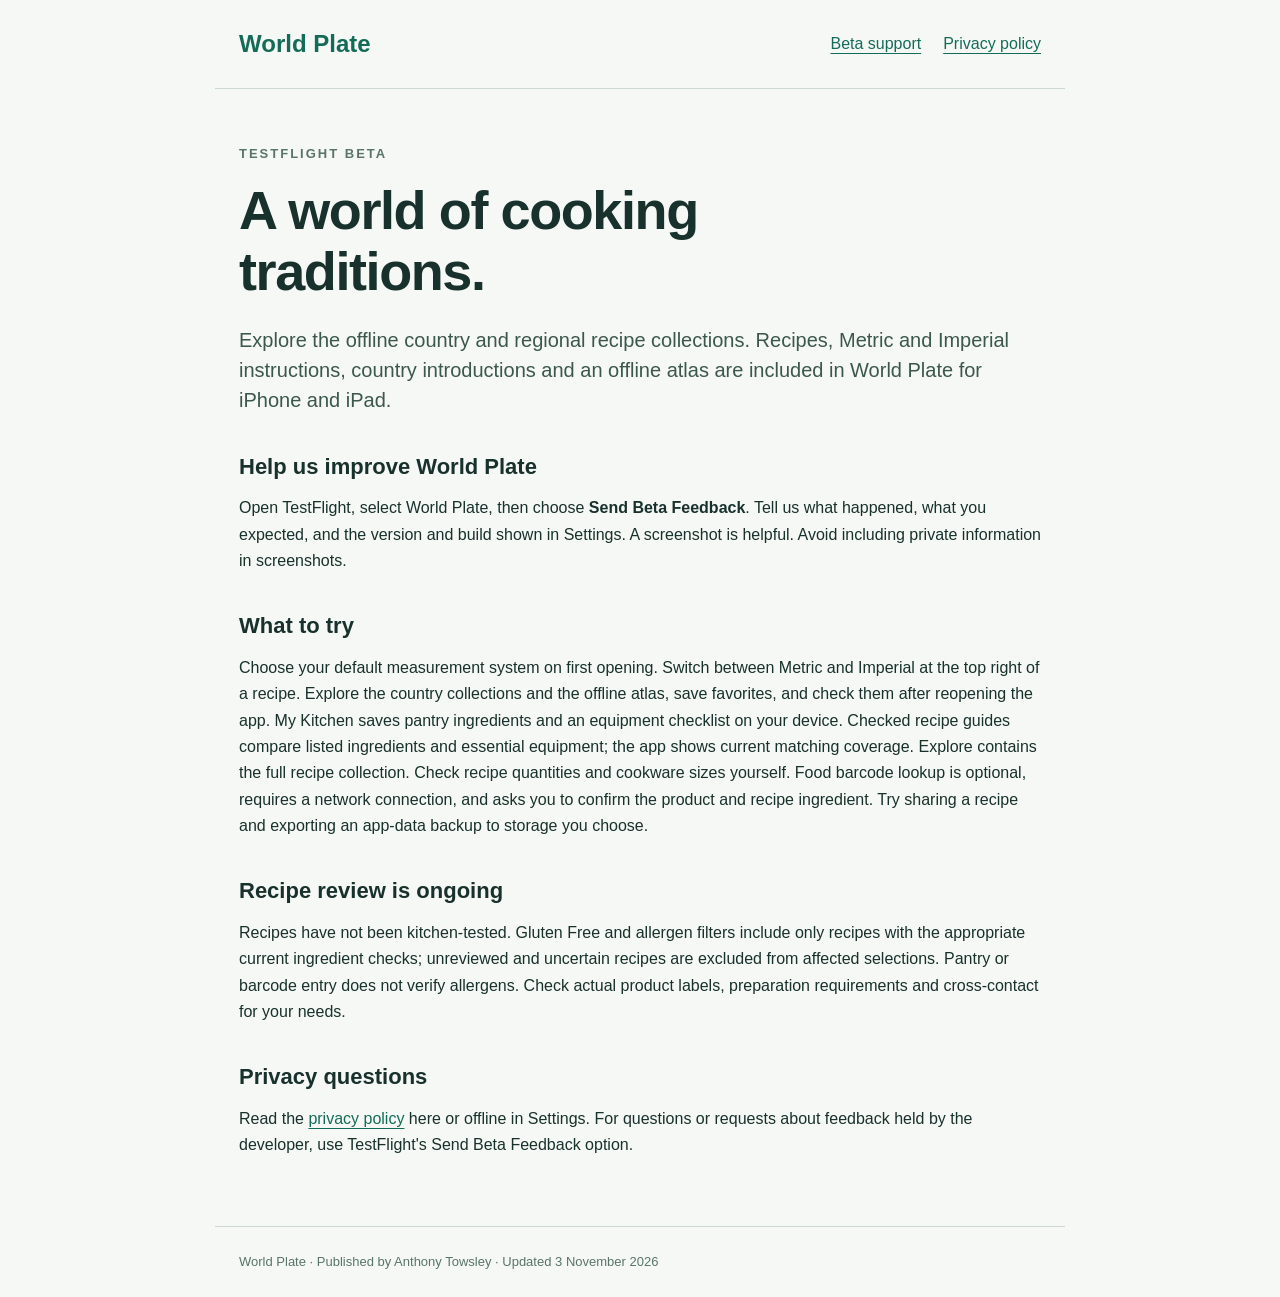
<file: index.html>
<!doctype html>
<html lang="en"><head><meta charset="utf-8"><meta name="viewport" content="width=device-width, initial-scale=1">
<meta name="description" content="World Plate beta support and privacy information.">
<title>Beta support · World Plate</title><link rel="stylesheet" href="style.css"></head>
<body><header><a class="brand" href="./">World Plate</a><nav aria-label="Main navigation"><a href="./">Beta support</a><a href="privacy.html">Privacy policy</a></nav></header>
<main><p class="eyebrow">TestFlight beta</p><h1>A world of cooking traditions.</h1>
<p class="intro">Explore the offline country and regional recipe collections. Recipes, Metric and Imperial instructions, country introductions and an offline atlas are included in World Plate for iPhone and iPad.</p>
<section><h2>Help us improve World Plate</h2><p>Open TestFlight, select World Plate, then choose <strong>Send Beta Feedback</strong>. Tell us what happened, what you expected, and the version and build shown in Settings. A screenshot is helpful. Avoid including private information in screenshots.</p></section>
<section><h2>What to try</h2><p>Choose your default measurement system on first opening. Switch between Metric and Imperial at the top right of a recipe. Explore the country collections and the offline atlas, save favorites, and check them after reopening the app. My Kitchen saves pantry ingredients and an equipment checklist on your device. Checked recipe guides compare listed ingredients and essential equipment; the app shows current matching coverage. Explore contains the full recipe collection. Check recipe quantities and cookware sizes yourself. Food barcode lookup is optional, requires a network connection, and asks you to confirm the product and recipe ingredient. Try sharing a recipe and exporting an app-data backup to storage you choose.</p></section>
<section><h2>Recipe review is ongoing</h2><p>Recipes have not been kitchen-tested. Gluten Free and allergen filters include only recipes with the appropriate current ingredient checks; unreviewed and uncertain recipes are excluded from affected selections. Pantry or barcode entry does not verify allergens. Check actual product labels, preparation requirements and cross-contact for your needs.</p></section>
<section><h2>Privacy questions</h2><p>Read the <a href="privacy.html">privacy policy</a> here or offline in Settings. For questions or requests about feedback held by the developer, use TestFlight's Send Beta Feedback option.</p></section></main><footer>World Plate · Published by Anthony Towsley · Updated 3 November 2026</footer></body></html>
</file>
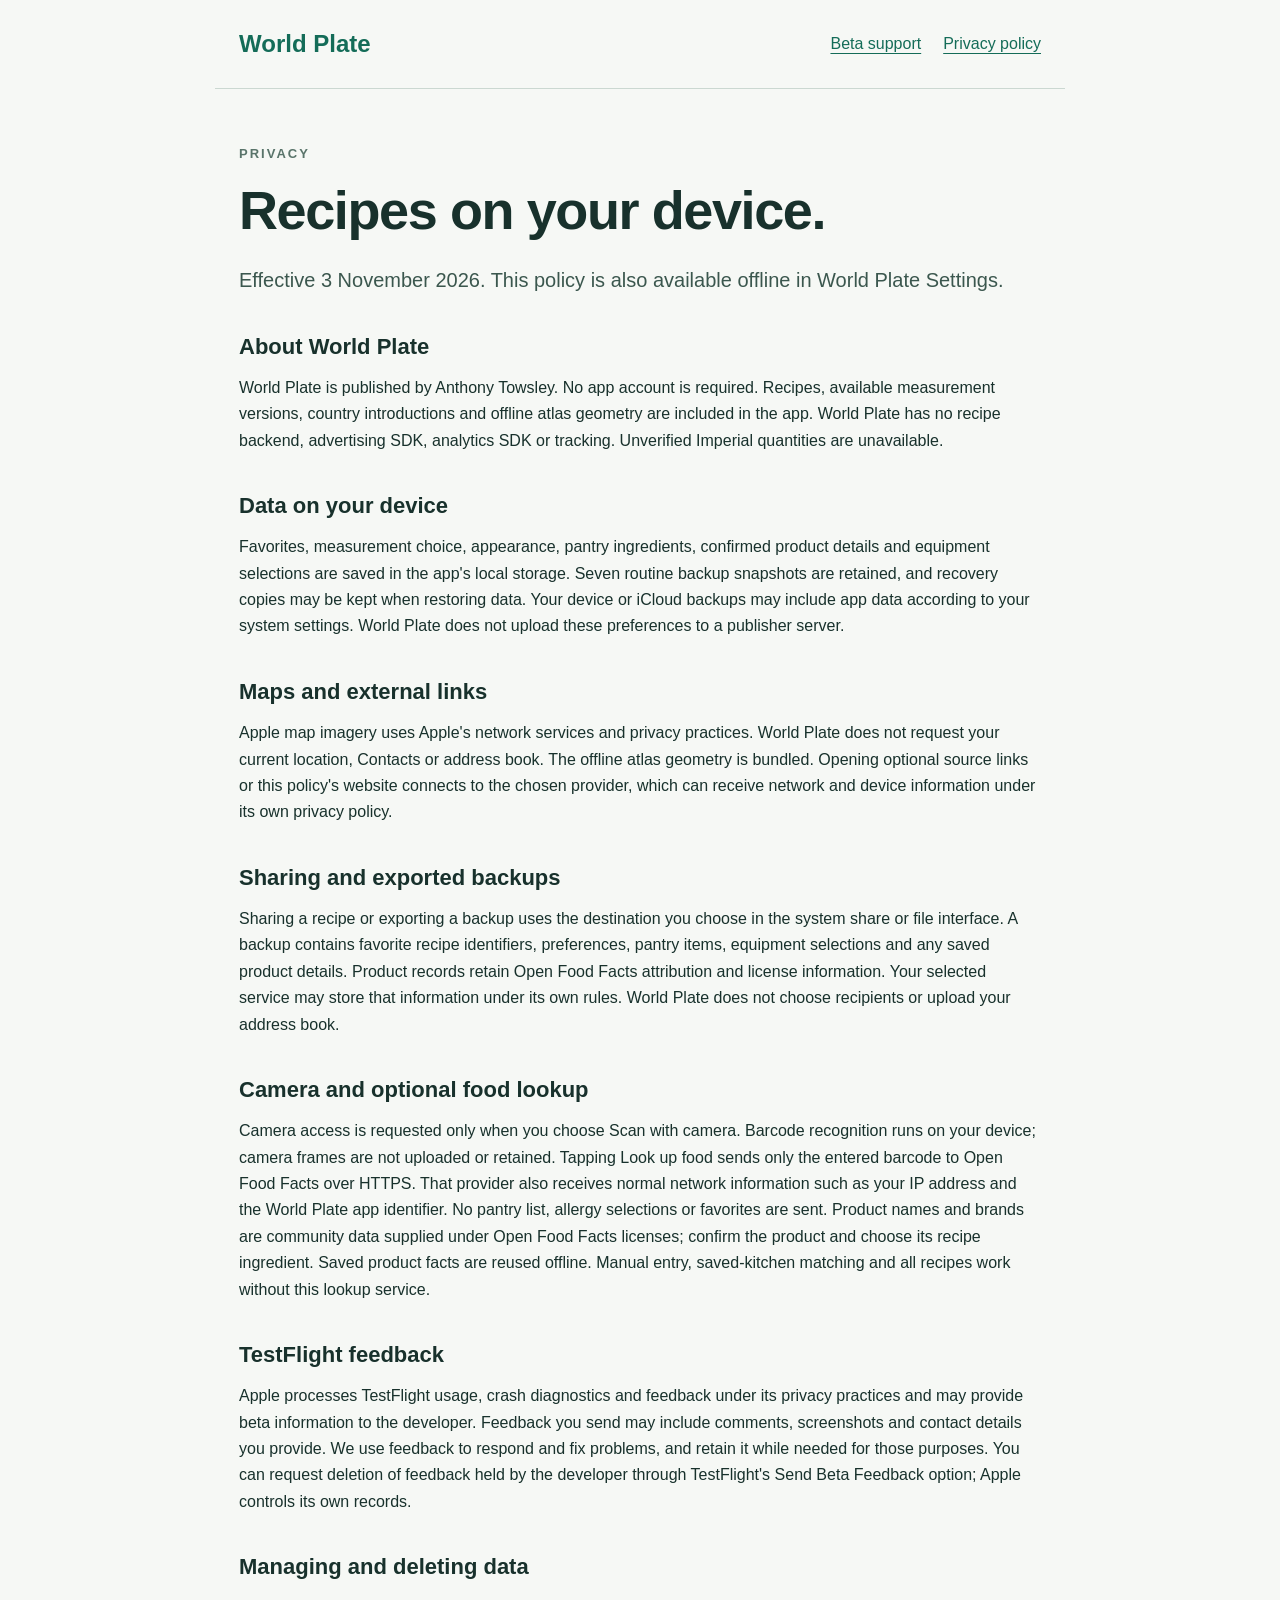
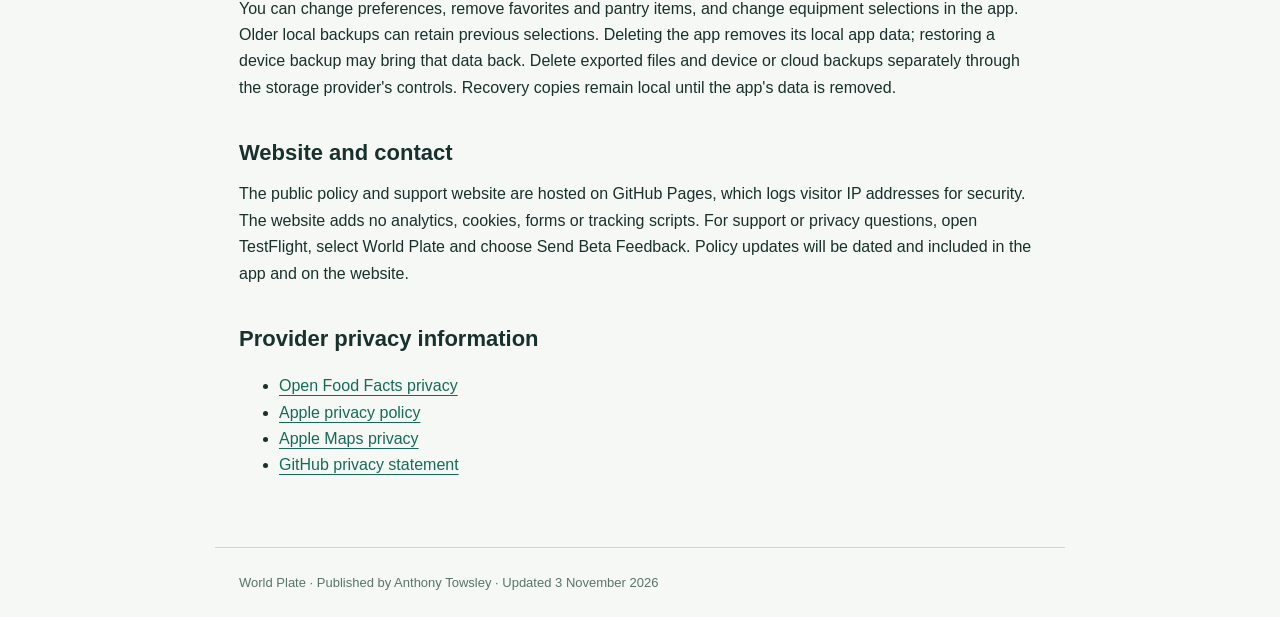
<file: privacy.html>
<!doctype html>
<html lang="en"><head><meta charset="utf-8"><meta name="viewport" content="width=device-width, initial-scale=1">
<meta name="description" content="World Plate beta support and privacy information.">
<title>Privacy policy · World Plate</title><link rel="stylesheet" href="style.css"></head>
<body><header><a class="brand" href="./">World Plate</a><nav aria-label="Main navigation"><a href="./">Beta support</a><a href="privacy.html">Privacy policy</a></nav></header>
<main><p class="eyebrow">Privacy</p><h1>Recipes on your device.</h1><p class="intro">Effective 3 November 2026. This policy is also available offline in World Plate Settings.</p><section><h2>About World Plate</h2><p>World Plate is published by Anthony Towsley. No app account is required. Recipes, available measurement versions, country introductions and offline atlas geometry are included in the app. World Plate has no recipe backend, advertising SDK, analytics SDK or tracking. Unverified Imperial quantities are unavailable.</p></section><section><h2>Data on your device</h2><p>Favorites, measurement choice, appearance, pantry ingredients, confirmed product details and equipment selections are saved in the app&#x27;s local storage. Seven routine backup snapshots are retained, and recovery copies may be kept when restoring data. Your device or iCloud backups may include app data according to your system settings. World Plate does not upload these preferences to a publisher server.</p></section><section><h2>Maps and external links</h2><p>Apple map imagery uses Apple&#x27;s network services and privacy practices. World Plate does not request your current location, Contacts or address book. The offline atlas geometry is bundled. Opening optional source links or this policy&#x27;s website connects to the chosen provider, which can receive network and device information under its own privacy policy.</p></section><section><h2>Sharing and exported backups</h2><p>Sharing a recipe or exporting a backup uses the destination you choose in the system share or file interface. A backup contains favorite recipe identifiers, preferences, pantry items, equipment selections and any saved product details. Product records retain Open Food Facts attribution and license information. Your selected service may store that information under its own rules. World Plate does not choose recipients or upload your address book.</p></section><section><h2>Camera and optional food lookup</h2><p>Camera access is requested only when you choose Scan with camera. Barcode recognition runs on your device; camera frames are not uploaded or retained. Tapping Look up food sends only the entered barcode to Open Food Facts over HTTPS. That provider also receives normal network information such as your IP address and the World Plate app identifier. No pantry list, allergy selections or favorites are sent. Product names and brands are community data supplied under Open Food Facts licenses; confirm the product and choose its recipe ingredient. Saved product facts are reused offline. Manual entry, saved-kitchen matching and all recipes work without this lookup service.</p></section><section><h2>TestFlight feedback</h2><p>Apple processes TestFlight usage, crash diagnostics and feedback under its privacy practices and may provide beta information to the developer. Feedback you send may include comments, screenshots and contact details you provide. We use feedback to respond and fix problems, and retain it while needed for those purposes. You can request deletion of feedback held by the developer through TestFlight&#x27;s Send Beta Feedback option; Apple controls its own records.</p></section><section><h2>Managing and deleting data</h2><p>You can change preferences, remove favorites and pantry items, and change equipment selections in the app. Older local backups can retain previous selections. Deleting the app removes its local app data; restoring a device backup may bring that data back. Delete exported files and device or cloud backups separately through the storage provider&#x27;s controls. Recovery copies remain local until the app&#x27;s data is removed.</p></section><section><h2>Website and contact</h2><p>The public policy and support website are hosted on GitHub Pages, which logs visitor IP addresses for security. The website adds no analytics, cookies, forms or tracking scripts. For support or privacy questions, open TestFlight, select World Plate and choose Send Beta Feedback. Policy updates will be dated and included in the app and on the website.</p></section><section><h2>Provider privacy information</h2><ul>
<li><a href="https://world.openfoodfacts.org/privacy">Open Food Facts privacy</a></li>
<li><a href="https://www.apple.com/legal/privacy/">Apple privacy policy</a></li>
<li><a href="https://www.apple.com/legal/privacy/data/en/maps/">Apple Maps privacy</a></li>
<li><a href="https://docs.github.com/en/site-policy/privacy-policies/github-general-privacy-statement">GitHub privacy statement</a></li>
</ul></section></main><footer>World Plate · Published by Anthony Towsley · Updated 3 November 2026</footer></body></html>
</file>
<file: style.css>
*{box-sizing:border-box}html{color-scheme:light dark}body{margin:0;font-family:-apple-system,BlinkMacSystemFont,"Segoe UI",sans-serif;line-height:1.65;background:#f6f8f5;color:#18312c}header,main,footer{max-width:850px;margin:auto;padding:24px}header{display:flex;justify-content:space-between;gap:24px;flex-wrap:wrap;border-bottom:1px solid #cbd8d1}.brand{font-size:24px;font-weight:750;text-decoration:none}nav{display:flex;gap:22px;align-items:center}a{color:#146c58;text-underline-offset:4px}a:focus-visible{outline:3px solid #ad641f;outline-offset:5px}main{padding-top:54px;padding-bottom:52px}h1{font-size:clamp(34px,7vw,54px);line-height:1.12;letter-spacing:-1.4px;max-width:650px;margin:12px 0 24px}h2{font-size:22px;margin:0 0 10px}.eyebrow{text-transform:uppercase;letter-spacing:2px;font-size:13px;font-weight:700;color:#59746a}.intro{font-size:20px;line-height:1.5;color:#3b574e}section{margin-top:34px}p{margin:0 0 16px}footer{border-top:1px solid #cbd8d1;font-size:13px;color:#59746a}@media(prefers-color-scheme:dark){body{background:#15251f;color:#edf4ee}a{color:#9bddbe}.intro,.eyebrow,footer{color:#bccfc2}header,footer{border-color:#3c5347}}
</file>
